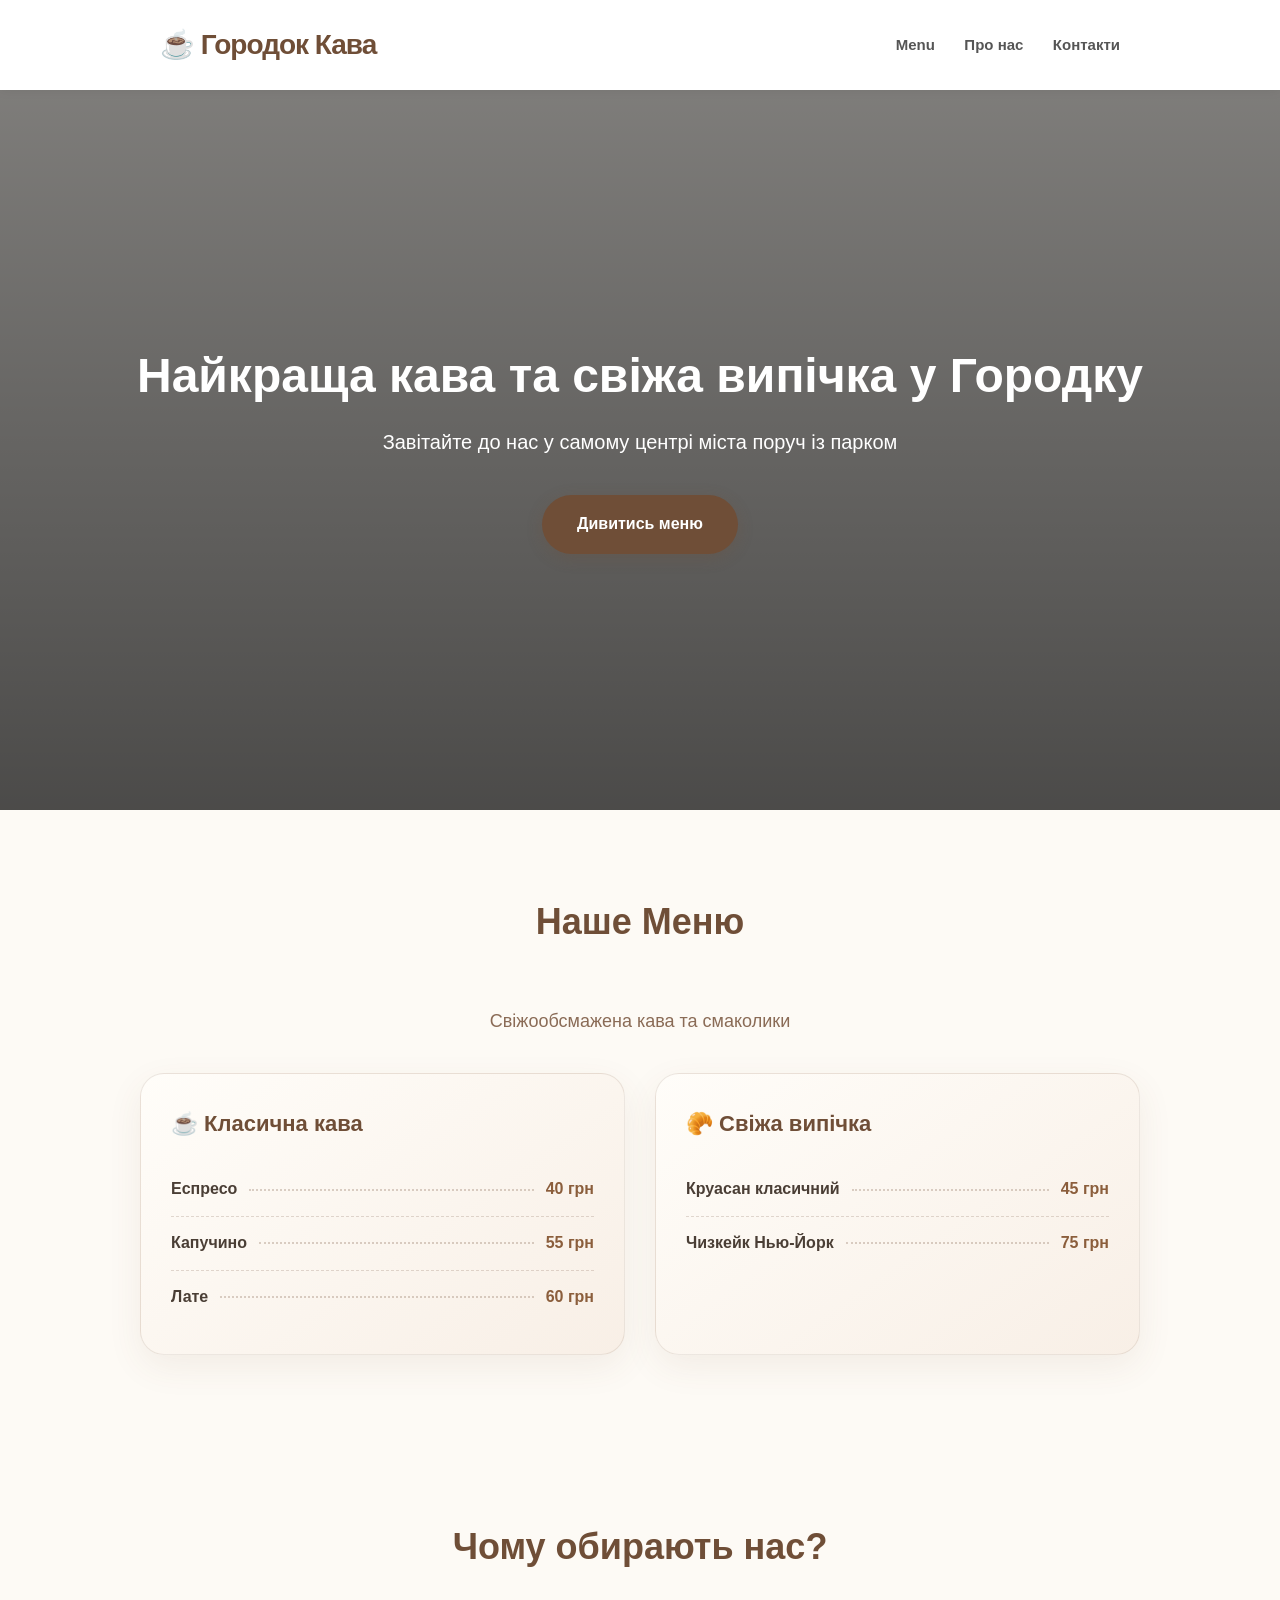
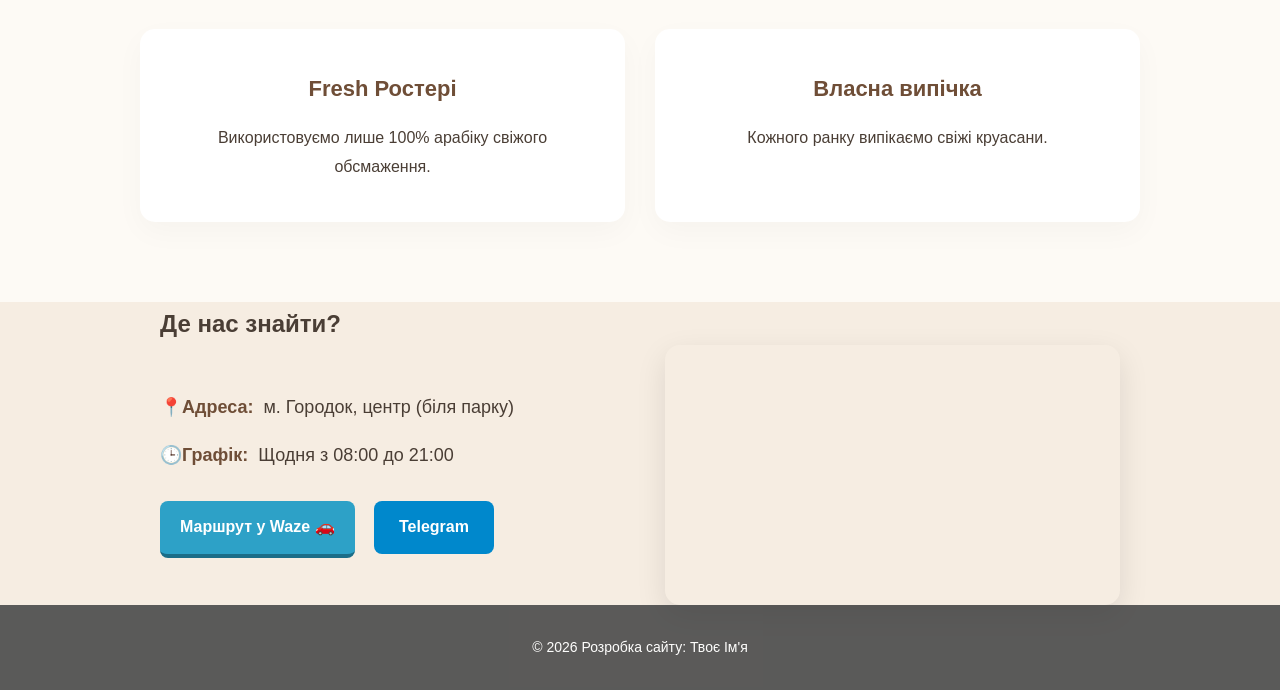
<file: index.html>
<!DOCTYPE html>
<html lang="uk">
<head>
    <meta charset="UTF-8">
    <meta name="viewport" content="width=device-width, initial-scale=1.0">
    <title>Кав'ярня в центрі Городка</title>
    <link rel="stylesheet" href="style.css">
</head>
<body>

    <header>
        <div class="container">
            <div class="logo">☕ Городок Кава</div>
            <nav>
                <a href="#menu">Menu</a>
                <a href="#about">Про нас</a>
                <a href="#contacts">Контакти</a>
            </nav>
        </div>
    </header>

    <section class="hero">
        <div class="hero-content">
            <h1>Найкраща кава та свіжа випічка у Городку</h1>
            <p>Завітайте до нас у самому центрі міста поруч із парком</p>
            <a href="#menu" class="btn">Дивитись меню</a>
        </div>
    </section>

    <section id="menu" class="container section">
        <h2>Наше Меню</h2>
        <p class="menu-subtitle">Свіжообсмажена кава та смаколики</p>
        
        <div class="menu-grid">
            <div class="menu-category">
                <h3>☕ Класична кава</h3>
                <div class="menu-item">
                    <span class="item-name">Еспресо</span>
                    <span class="item-line"></span>
                    <span class="item-price">40 грн</span>
                </div>
                <div class="menu-item">
                    <span class="item-name">Капучино</span>
                    <span class="item-line"></span>
                    <span class="item-price">55 грн</span>
                </div>
                <div class="menu-item">
                    <span class="item-name">Лате</span>
                    <span class="item-line"></span>
                    <span class="item-price">60 грн</span>
                </div>
            </div>

            <div class="menu-category">
                <h3>🥐 Свіжа випічка</h3>
                <div class="menu-item">
                    <span class="item-name">Круасан класичний</span>
                    <span class="item-line"></span>
                    <span class="item-price">45 грн</span>
                </div>
                <div class="menu-item">
                    <span class="item-name">Чизкейк Нью-Йорк</span>
                    <span class="item-line"></span>
                    <span class="item-price">75 грн</span>
                </div>
            </div>
        </div>
    </section>

    <section id="about" class="container section">
        <h2>Чому обирають нас?</h2>
        <div class="features">
            <div class="feature-box">
                <h3>Fresh Ростері</h3>
                <p>Використовуємо лише 100% арабіку свіжого обсмаження.</p>
            </div>
            <div class="feature-box">
                <h3>Власна випічка</h3>
                <p>Кожного ранку випікаємо свіжі круасани.</p>
            </div>
        </div>
    </section>

    <section id="contacts" class="contacts-section">
        <div class="container">
            <h2>Де нас знайти?</h2>
            <div class="contacts-grid">
                <div class="contacts-info">
                    <p>📍 <strong>Адреса:</strong> м. Городок, центр (біля парку)</p>
                    <p>🕒 <strong>Графік:</strong> Щодня з 08:00 до 21:00</p>
                    
                    <div class="social-buttons">
                      <a href="https://waze.com/ul?ll=49.78635753404676,23.655136758269116&navigate=yes" target="_blank" style="display: inline-block; background-color: #2da1c7; color: #ffffff !important; padding: 12px 20px; border-radius: 8px; text-decoration: none; font-weight: 600; border-bottom: 4px solid #1b6d88; margin-right: 15px;">Маршрут у Waze 🚗</a>
                        <a href="https://t.me/your_username" target="_blank" class="btn-social tg">Telegram</a>
                    </div>
                </div>
                <div class="map">
                 <iframe src="https://www.google.com/maps/embed?pb=!1m18!1m12!1m3!1d644.7570499696414!2d23.654516709664536!3d49.78631109311246!2m3!1f0!2f0!3f0!3m2!1i1024!2i768!4f13.1!3m3!1m2!1s0x0%3A0x0!2zNDknNDcnMTAuNyJOIDIzwrAzOScyMS4zIkU!5e0!3m2!1suk!2sua!4v1719690000000!5m2!1suk!2sua" width="100%" height="250" style="border:0;" allowfullscreen="" loading="lazy" referrerpolicy="no-referrer-when-downgrade"></iframe>
                </div>
            </div>
        </div>
    </section>

    <footer>
        <p>© 2026 Розробка сайту: Твоє Ім'я</p>
    </footer>

</body>
</html>
</file>
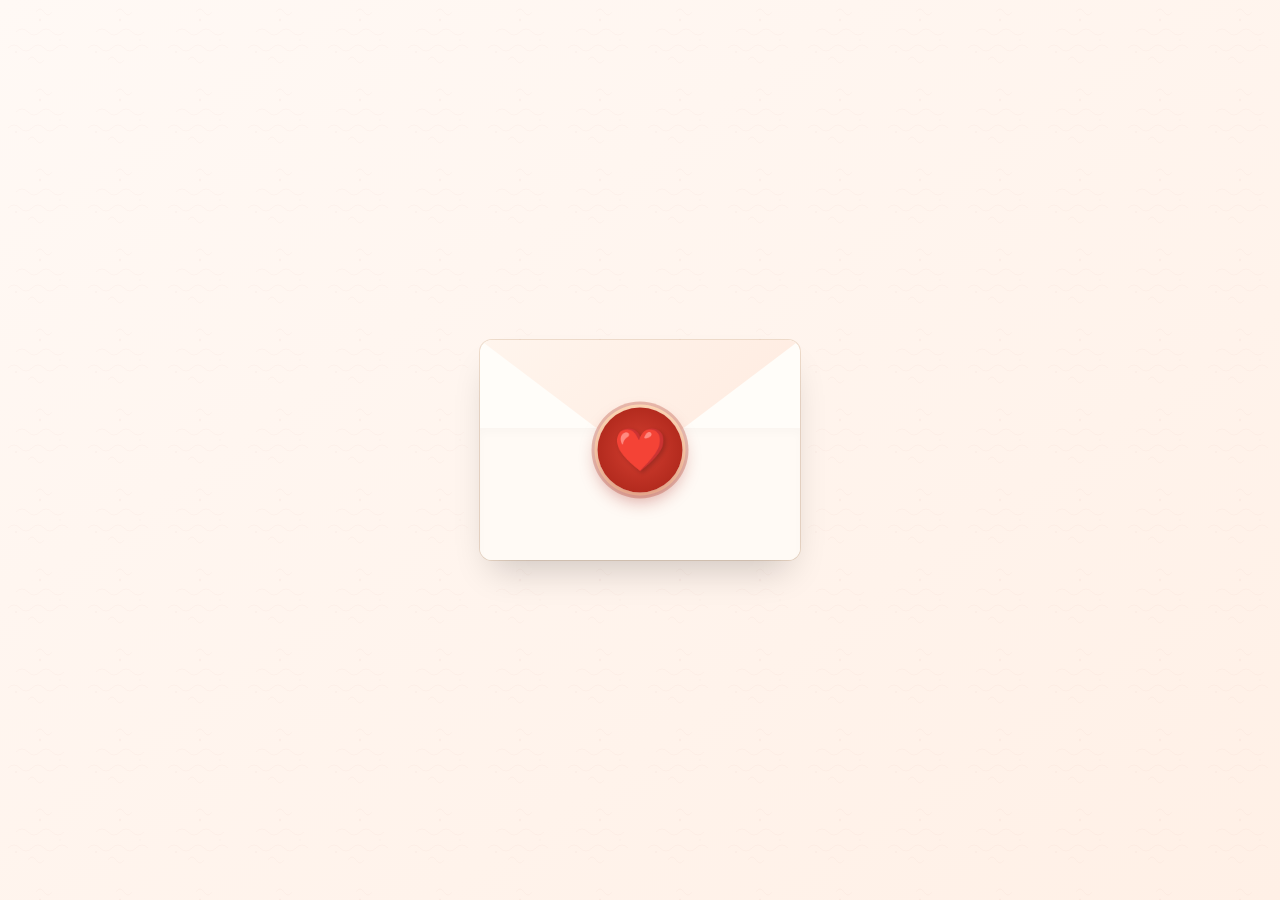
<file: README.html>
<!DOCTYPE html>
<html lang="ru">
<head>
    <meta charset="UTF-8">
    <meta name="viewport" content="width=device-width, initial-scale=1.0, user-scalable=yes, viewport-fit=cover">
    <title>Запрошення на весілля | Антон & Марія</title>
    <link href="https://fonts.googleapis.com/css2?family=Cormorant+Garamond:ital,wght@0,400;0,500;0,600;1,400;1,500&family=Montserrat:wght@300;400;500;600&display=swap" rel="stylesheet">
    <style>
        * {
            margin: 0;
            padding: 0;
            box-sizing: border-box;
        }

        body {
            min-height: 100vh;
            background: linear-gradient(145deg, #fff9f5 0%, #fff0e6 100%);
            display: flex;
            align-items: center;
            justify-content: center;
            font-family: 'Montserrat', sans-serif;
            padding: 20px;
            position: relative;
            overflow-x: hidden;
        }

        /* Декоративный фоновый узор */
        body::before {
            content: "";
            position: fixed;
            top: 0;
            left: 0;
            width: 100%;
            height: 100%;
            background-image: url('data:image/svg+xml;utf8,<svg xmlns="http://www.w3.org/2000/svg" viewBox="0 0 200 200" opacity="0.12"><path fill="none" stroke="%23b34e4e" stroke-width="0.6" d="M40 80 Q55 65 70 80 Q85 95 100 80 Q115 65 130 80 Q145 95 160 80 M20 120 Q35 105 50 120 Q65 135 80 120 Q95 105 110 120 Q125 135 140 120 Q155 105 170 120 M90 30 Q100 15 110 30 Q120 45 130 30 M70 150 Q80 135 90 150 Q100 165 110 150" /><circle cx="100" cy="50" r="3" fill="%23b34e4e" opacity="0.3"/><circle cx="40" cy="130" r="2.5" fill="%23b34e4e" opacity="0.3"/><circle cx="150" cy="100" r="2" fill="%23b34e4e" opacity="0.3"/></svg>');
            background-repeat: repeat;
            background-size: 80px;
            pointer-events: none;
            z-index: 0;
        }

        .main-container {
            width: 100%;
            max-width: 650px;
            margin: 0 auto;
            position: relative;
            z-index: 2;
            perspective: 1200px;
        }

        /* === КОНВЕРТ ================================== */
        .envelope-wrapper {
            display: flex;
            justify-content: center;
            align-items: center;
            transition: all 0.6s cubic-bezier(0.2, 0.9, 0.4, 1.1);
            transform-origin: center;
        }

        .envelope {
            position: relative;
            width: 320px;
            height: 220px;
            background: #fffdf9;
            border-radius: 12px;
            box-shadow: 0 20px 35px -12px rgba(0, 0, 0, 0.2), 0 0 0 1px rgba(200, 160, 120, 0.3);
            cursor: pointer;
        }

        .envelope-flap {
            position: absolute;
            top: 0;
            left: 0;
            width: 100%;
            height: 100%;
            background: linear-gradient(135deg, #fff5ed, #ffe8dc);
            clip-path: polygon(0 0, 100% 0, 50% 55%);
            border-radius: 12px 12px 0 0;
            z-index: 1;
        }

        .envelope-body {
            position: absolute;
            bottom: 0;
            left: 0;
            width: 100%;
            height: 60%;
            background: #fffaf5;
            border-radius: 0 0 12px 12px;
            box-shadow: inset 0 5px 8px rgba(0,0,0,0.02);
        }

        /* Красная печать с пульсацией */
        .seal {
            position: absolute;
            top: 50%;
            left: 50%;
            transform: translate(-50%, -50%);
            width: 85px;
            height: 85px;
            background: radial-gradient(circle, #d43f31, #a52216);
            border-radius: 50%;
            display: flex;
            align-items: center;
            justify-content: center;
            color: #ffefcf;
            font-size: 42px;
            font-weight: bold;
            font-family: 'Cormorant Garamond', serif;
            box-shadow: 0 8px 18px rgba(160, 30, 20, 0.4), 0 0 0 3px #ffddbb, 0 0 0 6px rgba(180, 60, 40, 0.3);
            cursor: pointer;
            z-index: 20;
            transition: all 0.2s;
            text-shadow: 2px 2px 4px rgba(0,0,0,0.2);
            animation: gentlePulse 1.3s infinite ease-in-out;
        }

        @keyframes gentlePulse {
            0% {
                transform: translate(-50%, -50%) scale(1);
                box-shadow: 0 8px 18px rgba(160, 30, 20, 0.4), 0 0 0 3px #ffddbb, 0 0 0 6px rgba(200, 70, 50, 0.3);
            }
            50% {
                transform: translate(-50%, -50%) scale(1.07);
                box-shadow: 0 10px 25px rgba(190, 40, 30, 0.6), 0 0 0 5px #ffeedd, 0 0 0 10px rgba(210, 80, 60, 0.5);
            }
            100% {
                transform: translate(-50%, -50%) scale(1);
                box-shadow: 0 8px 18px rgba(160, 30, 20, 0.4), 0 0 0 3px #ffddbb, 0 0 0 6px rgba(200, 70, 50, 0.3);
            }
        }

        .envelope-wrapper.hide-envelope {
            animation: envelopeFlyAway 0.55s forwards ease-out;
            pointer-events: none;
        }

        @keyframes envelopeFlyAway {
            0% {
                opacity: 1;
                transform: scale(1) rotateY(0deg);
            }
            40% {
                opacity: 0.8;
                transform: scale(0.92) rotateY(10deg);
            }
            100% {
                opacity: 0;
                transform: scale(0.5) rotateY(25deg);
                visibility: hidden;
            }
        }

        /* === ОТКРЫТКА ================================= */
        .invitation-container {
            background: rgba(255, 250, 245, 0.96);
            border-radius: 42px 28px 42px 28px;
            box-shadow: 0 25px 45px -12px rgba(80, 30, 20, 0.3), inset 0 0 0 1px rgba(255, 245, 235, 0.8);
            backdrop-filter: blur(1px);
            overflow: hidden;
            transition: all 0.4s;
            position: relative;
        }

        .invitation-container::before {
            content: "";
            position: absolute;
            top: 20px;
            left: 20px;
            right: 20px;
            bottom: 20px;
            border: 1px solid rgba(180, 70, 50, 0.25);
            border-radius: 32px 20px 32px 20px;
            pointer-events: none;
            z-index: 1;
        }

        .invitation-container::after {
            content: "❦";
            font-size: 28px;
            color: #c5654b;
            opacity: 0.2;
            position: absolute;
            bottom: 15px;
            right: 20px;
            font-family: serif;
            transform: rotate(15deg);
            pointer-events: none;
        }

        /* Скрытие элементов */
        .hidden {
            display: none !important;
        }

        /* Шаги */
        .step {
            padding: 2rem 1.8rem;
            transition: all 0.4s cubic-bezier(0.2, 0.9, 0.4, 1.1);
            text-align: center;
            background: transparent;
        }

        /* Анимация появления карточек */
        .step-enter-active {
            animation: fadeSlideUp 0.5s forwards;
        }

        @keyframes fadeSlideUp {
            from {
                opacity: 0;
                transform: translateY(30px);
            }
            to {
                opacity: 1;
                transform: translateY(0);
            }
        }

        .step-exit-active {
            animation: fadeSlideDown 0.4s forwards;
        }

        @keyframes fadeSlideDown {
            from {
                opacity: 1;
                transform: translateY(0);
            }
            to {
                opacity: 0;
                transform: translateY(-20px);
                visibility: hidden;
            }
        }

        /* Новая пульсация для карточек (как у печати, но мягче) */
        .step:not(.hidden) .card-content {
            animation: cardPulse 1.5s infinite ease-in-out;
            transform-origin: center;
            transition: all 0.2s;
        }

        @keyframes cardPulse {
            0% {
                transform: scale(1);
                box-shadow: 0 10px 25px rgba(0, 0, 0, 0.08), 0 0 0 0px rgba(200, 90, 70, 0);
            }
            50% {
                transform: scale(1.02);
                box-shadow: 0 20px 35px rgba(130, 50, 40, 0.15), 0 0 0 4px rgba(210, 100, 70, 0.25);
            }
            100% {
                transform: scale(1);
                box-shadow: 0 10px 25px rgba(0, 0, 0, 0.08), 0 0 0 0px rgba(200, 90, 70, 0);
            }
        }

        /* Оформление контента */
        h2 {
            font-family: 'Cormorant Garamond', serif;
            font-size: 1.8rem;
            font-weight: 500;
            color: #8b3c2c;
            letter-spacing: 1px;
            margin-bottom: 0.6rem;
            position: relative;
            display: inline-block;
        }

        h2:before, h2:after {
            content: "✧";
            font-size: 1.3rem;
            color: #c4775c;
            margin: 0 8px;
            opacity: 0.7;
        }

        h1 {
            font-family: 'Cormorant Garamond', serif;
            font-size: 2.8rem;
            font-weight: 700;
            color: #9f3e2c;
            margin: 20px 0 15px;
            letter-spacing: 2px;
            text-shadow: 2px 2px 6px rgba(150, 50, 30, 0.08);
        }

        .card-content {
            background: rgba(255, 248, 240, 0.85);
            border-radius: 48px;
            padding: 20px 15px;
            transition: all 0.3s;
            box-shadow: 0 10px 25px rgba(0, 0, 0, 0.05);
            border: 1px solid rgba(210, 120, 90, 0.2);
        }

        .card-content p {
            font-size: 1.25rem;
            line-height: 1.5;
            margin: 18px 0;
            color: #4a2a20;
            font-weight: 500;
            background: #fffaf4;
            padding: 12px;
            border-radius: 50px;
            display: inline-block;
            box-shadow: 0 2px 8px rgba(0,0,0,0.02);
        }

        .card-content strong {
            color: #bc4e36;
            font-weight: 600;
        }

        .ornament {
            background-image: radial-gradient(circle, #dd8a6e 1.5px, transparent 1.5px);
            background-size: 18px 18px;
            height: 28px;
            width: 80%;
            margin: 18px auto;
            opacity: 0.4;
        }

        .next-btn {
            background: linear-gradient(115deg, #fff0e6, #ffe3d6);
            border: 1.5px solid #cd7a60;
            padding: 12px 32px;
            font-size: 1.1rem;
            font-weight: 600;
            font-family: 'Montserrat', sans-serif;
            color: #a13f2b;
            border-radius: 60px;
            margin-top: 22px;
            cursor: pointer;
            transition: all 0.3s;
            box-shadow: 0 4px 8px rgba(0,0,0,0.05);
            letter-spacing: 1px;
        }

        .next-btn:hover {
            background: linear-gradient(115deg, #ffe6dc, #ffdad0);
            transform: scale(1.02);
            border-color: #b95a40;
            box-shadow: 0 10px 18px rgba(170, 70, 40, 0.15);
            color: #7e2e1c;
        }

        .next-btn:active {
            transform: scale(0.96);
        }

        .thanks {
            font-style: italic;
            font-size: 1rem;
            margin-top: 25px;
            color: #ab5e48;
            letter-spacing: 0.5px;
            border-top: 1px dashed #e7bcab;
            padding-top: 16px;
            width: fit-content;
            margin-left: auto;
            margin-right: auto;
        }

        /* Адаптивность */
        @media (max-width: 550px) {
            body {
                padding: 12px;
            }
            .envelope {
                width: 280px;
                height: 190px;
            }
            .seal {
                width: 70px;
                height: 70px;
                font-size: 34px;
            }
            .step {
                padding: 1.8rem 1rem;
            }
            h1 {
                font-size: 2.2rem;
            }
            h2 {
                font-size: 1.4rem;
            }
            .card-content p {
                font-size: 1rem;
                padding: 10px 14px;
            }
            .next-btn {
                padding: 10px 28px;
                font-size: 1rem;
            }
            @keyframes cardPulse {
                0% { transform: scale(1); }
                50% { transform: scale(1.01); }
                100% { transform: scale(1); }
            }
        }

        @media (max-width: 380px) {
            .envelope {
                width: 250px;
                height: 170px;
            }
            .seal {
                width: 62px;
                height: 62px;
                font-size: 30px;
            }
            h1 {
                font-size: 1.9rem;
            }
        }

        .flower-deco {
            background: url('data:image/svg+xml;utf8,<svg xmlns="http://www.w3.org/2000/svg" viewBox="0 0 40 40"><path fill="%23dd8870" d="M20,6 Q24,12 20,18 Q16,12 20,6z M20,22 Q24,28 20,34 Q16,28 20,22z M6,20 Q12,24 18,20 Q12,16 6,20z M22,20 Q28,24 34,20 Q28,16 22,20z" opacity="0.2"/></svg>');
            background-repeat: repeat;
            background-size: 28px;
            position: absolute;
            inset: 0;
            opacity: 0.15;
            pointer-events: none;
            border-radius: inherit;
        }
    </style>
</head>
<body>

<div class="main-container">
    <!-- КОНВЕРТ -->
    <div class="envelope-wrapper" id="envelopeWrapper">
        <div class="envelope" id="envelope">
            <div class="envelope-flap"></div>
            <div class="envelope-body"></div>
            <div class="seal" id="sealBtn">
                ❤️
            </div>
        </div>
    </div>

    <div id="invitationCard" class="invitation-container hidden">
        <div class="flower-deco"></div>
        <div class="step step-1" id="step1">
            <div class="card-content">
                <h2>✨ Весільне Запрошення ✨</h2>
                <h1>Антон & Марія</h1>
                <div class="ornament"></div>
                <p>Сердечно запрошуємо вас<br>розділити з нами радість одруження!</p>
                <button class="next-btn" data-next="2">💌 Далі 💌</button>
            </div>
        </div>

        <!-- Шаг 2 - место и дата -->
        <div class="step step-2 hidden" id="step2">
            <div class="card-content">
                <h2>📍 Місце проведения</h2>
                <p><strong>Польша, місто Краків</strong><br>вул. Кафки 22, Кафе "Уельс"</p>
                <div class="ornament"></div>
                <p><strong>📅 Дата:</strong> 16 Серпня</p>
                <button class="next-btn" data-next="3">✨ Далі ✨</button>
            </div>
        </div>

        <div class="step step-3 hidden" id="step3">
            <div class="card-content">
                <h2>🌸 Важливо 🌸</h2>
                <p><strong>Будь ласка, повідомте Антона до 1 Липня</strong><br>чи вийде у вас приїхати.</p>
                <div class="ornament"></div>
                <p class="thanks">З любовю і нетерпінням,<br>Антон та Марія 💒</p>
            </div>
        </div>
    </div>
</div>

<script>
    (function() {
        const envelopeWrapper = document.getElementById('envelopeWrapper');
        const seal = document.getElementById('sealBtn');
        const invitationCard = document.getElementById('invitationCard');
        
        const step1 = document.getElementById('step1');
        const step2 = document.getElementById('step2');
        const step3 = document.getElementById('step3');
        
        let currentStep = 1;
        let isTransitioning = false;
        let envelopeOpened = false;
        
        function openInvitation() {
            if (envelopeOpened) return;
            envelopeOpened = true;
            
            envelopeWrapper.classList.add('hide-envelope');
            
            setTimeout(() => {
                envelopeWrapper.style.display = 'none';
                invitationCard.classList.remove('hidden');
                animateStepEnter(step1);
                currentStep = 1;
                updateStepsVisibility();
                invitationCard.scrollIntoView({ behavior: 'smooth', block: 'center' });
            }, 500);
        }
        
        function animateStepEnter(stepElement) {
            if (!stepElement) return;
            stepElement.classList.remove('step-exit-active', 'hidden');
            stepElement.classList.add('step-enter-active');
            setTimeout(() => {
                stepElement.classList.remove('step-enter-active');
            }, 450);
        }
        
        function animateStepExit(stepElement, callback) {
            if (!stepElement) {
                if(callback) callback();
                return;
            }
            stepElement.classList.add('step-exit-active');
            setTimeout(() => {
                stepElement.classList.remove('step-exit-active');
                if (callback) callback();
            }, 380);
        }
        
        function updateStepsVisibility() {
            step1.classList.add('hidden');
            step2.classList.add('hidden');
            step3.classList.add('hidden');
            if (currentStep === 1) step1.classList.remove('hidden');
            if (currentStep === 2) step2.classList.remove('hidden');
            if (currentStep === 3) step3.classList.remove('hidden');
        }
        
        function goToNextStep(nextStepNumber) {
            if (isTransitioning) return;
            if (nextStepNumber < 1 || nextStepNumber > 3) return;
            
            let currentStepElem = null;
            if (currentStep === 1) currentStepElem = step1;
            if (currentStep === 2) currentStepElem = step2;
            if (currentStep === 3) currentStepElem = step3;
            
            let nextStepElem = null;
            if (nextStepNumber === 1) nextStepElem = step1;
            if (nextStepNumber === 2) nextStepElem = step2;
            if (nextStepNumber === 3) nextStepElem = step3;
            
            if (!currentStepElem || !nextStepElem) return;
            
            isTransitioning = true;
            animateStepExit(currentStepElem, () => {
                currentStepElem.classList.add('hidden');
                nextStepElem.classList.remove('hidden');
                animateStepEnter(nextStepElem);
                currentStep = nextStepNumber;
                isTransitioning = false;
            });
        }
        
        function handleNextClick(e) {
            e.stopPropagation();
            if (isTransitioning) return;
            const btn = e.currentTarget;
            const nextStep = btn.getAttribute('data-next');
            if (nextStep) {
                const nextNum = parseInt(nextStep, 10);
                if (!isNaN(nextNum) && nextNum > currentStep && nextNum <= 3) {
                    goToNextStep(nextNum);
                }
            }
        }
        
        function attachNextButtonListeners() {
            const allNextButtons = document.querySelectorAll('.next-btn');
            allNextButtons.forEach(btn => {
                btn.removeEventListener('click', handleNextClick);
                btn.addEventListener('click', handleNextClick);
            });
        }
        
        if (seal) {
            seal.addEventListener('click', (e) => {
                e.preventDefault();
                e.stopPropagation();
                if (!envelopeOpened) openInvitation();
            });
        }
        
        const envelopeDiv = document.getElementById('envelope');
        if (envelopeDiv) {
            envelopeDiv.addEventListener('click', (e) => {
                if (!envelopeOpened && e.target !== seal && !seal.contains(e.target)) {
                    openInvitation();
                }
            });
        }
        
        // Инициализация: открытка скрыта, конверт виден
        invitationCard.classList.add('hidden');
        envelopeWrapper.style.display = 'flex';
        envelopeWrapper.classList.remove('hide-envelope');
        envelopeOpened = false;
        currentStep = 1;
        updateStepsVisibility();
        
        attachNextButtonListeners();
        
        const observer = new MutationObserver(() => {
            attachNextButtonListeners();
        });
        observer.observe(invitationCard, { childList: true, subtree: true });
        
        // Декоративный узор, если вдруг отсутствует
        if (!invitationCard.querySelector('.flower-deco')) {
            const deco = document.createElement('div');
            deco.className = 'flower-deco';
            invitationCard.appendChild(deco);
        }
    })();
</script>
</body>
</html>
</file>
<file: style.css>
/* --- КРАСА ДЛЯ САЙТУ --- */

/* 1. Обнулення та базові налаштування */
* {
    margin: 0;
    padding: 0;
    box-sizing: border-box;
}
html {
    scroll-behavior: smooth;
}

body {
    font-family: 'Segoe UI', Tahoma, Geneva, Verdana, sans-serif; /* Сучасний шрифт без підключення */
    color: #4a3e35; /* Шляхетний темно-кавовий */
    line-height: 1.8;
    background-color: #fdfaf5; /* Світло-кремовий фон */
}

.container {
    width: 85%;
    max-width: 1000px;
    margin: 0 auto;
    padding: 0 20px;
}

/* 2. Шапка (Header) */
header {
    background-color: #fff;
    padding: 20px 0;
    box-shadow: 0 2px 10px rgba(0,0,0,0.05);
    position: sticky; /* Липка шапка */
    top: 0;
    z-index: 1000;
}

header .container {
    display: flex;
    justify-content: space-between;
    align-items: center;
}

.logo {
    font-size: 28px;
    font-weight: 800;
    color: #6F4E37; /* Кавовий */
    letter-spacing: -1px;
}

nav a {
    text-decoration: none;
    color: #555;
    margin-left: 25px;
    font-weight: 600;
    font-size: 15px;
    transition: color 0.3s ease;
}

nav a:hover {
    color: #6F4E37;
}

/* 3. Головний банер (Hero) */
.hero {
    /* Використовуємо реальну красиву картинку кав'ярні з інтернету */
    background: linear-gradient(rgba(0, 0, 0, 0.5), rgba(0, 0, 0, 0.7)), 
                url('https://images.unsplash.com/photo-1509042239860-f550ce710b93?q=80&w=1600') no-repeat center center/cover;
    height: 80vh; /* Висота банера */
    display: flex;
    align-items: center;
    justify-content: center;
    text-align: center;
    color: #fff;
}

.hero-content h1 {
    font-size: 48px;
    font-weight: 800;
    margin-bottom: 20px;
    line-height: 1.2;
}

.hero-content p {
    font-size: 20px;
    margin-bottom: 35px;
    max-width: 700px;
    margin-left: auto;
    margin-right: auto;
}

.btn {
    display: inline-block;
    background-color: #6F4E37; /* Кавовий */
    color: #fff;
    padding: 15px 35px;
    text-decoration: none;
    border-radius: 50px; /* Круглі кнопки */
    font-weight: 700;
    font-size: 16px;
    transition: background 0.3s, transform 0.2s;
    box-shadow: 0 4px 15px rgba(111, 78, 55, 0.3);
}

.btn:hover {
    background-color: #553c2a;
    transform: translateY(-3px); /* Ефект при наведенні */
}

/* 4. Секції */
.section {
    padding: 80px 0;
}

.section h2 {
    text-align: center;
    font-size: 36px;
    margin-bottom: 50px;
    color: #6F4E37;
}

/* 5. Меню */
.menu-subtitle {
    text-align: center;
    font-size: 18px;
    color: #8a6b56;
    margin-bottom: 35px;
}

.menu-grid {
    display: grid;
    grid-template-columns: repeat(2, minmax(0, 1fr));
    gap: 30px;
}

.menu-category {
    background: linear-gradient(145deg, #fffdf9, #f8efe6);
    border: 1px solid rgba(111, 78, 55, 0.12);
    border-radius: 24px;
    padding: 30px;
    box-shadow: 0 12px 35px rgba(111, 78, 55, 0.08);
    position: relative;
    overflow: hidden;
    transition: transform 0.3s ease, box-shadow 0.3s ease;
}

.menu-category::before {
    content: '';
    position: absolute;
    inset: 0;
    background: linear-gradient(120deg, transparent 0%, rgba(255, 255, 255, 0.45) 50%, transparent 100%);
    transform: translateX(-100%);
    transition: transform 0.6s ease;
}

.menu-category:hover {
    transform: translateY(-6px);
    box-shadow: 0 18px 40px rgba(111, 78, 55, 0.15);
}

.menu-category:hover::before {
    transform: translateX(100%);
}

.menu-category h3 {
    font-size: 22px;
    margin-bottom: 20px;
    color: #6F4E37;
    display: flex;
    align-items: center;
    gap: 10px;
}

.menu-item {
    display: flex;
    align-items: center;
    gap: 12px;
    padding: 12px 0;
    border-bottom: 1px dashed rgba(111, 78, 55, 0.2);
    animation: fadeUp 0.6s ease both;
}

.menu-item:last-child {
    border-bottom: none;
}

.menu-item:nth-child(2) {
    animation-delay: 0.1s;
}

.menu-item:nth-child(3) {
    animation-delay: 0.2s;
}

.item-name {
    font-weight: 700;
    color: #4a3e35;
    white-space: nowrap;
}

.item-line {
    flex: 1;
    border-bottom: 2px dotted rgba(111, 78, 55, 0.25);
    min-width: 20px;
}

.item-price {
    font-weight: 800;
    color: #8b5e3c;
    white-space: nowrap;
}

@keyframes fadeUp {
    from {
        opacity: 0;
        transform: translateY(12px);
    }
    to {
        opacity: 1;
        transform: translateY(0);
    }
}

/* 6. Переваги */
.features {
    display: flex;
    justify-content: space-between;
    gap: 30px;
}

.feature-box {
    flex: 1;
    background: #fff;
    padding: 40px;
    border-radius: 15px;
    box-shadow: 0 10px 30px rgba(0,0,0,0.03);
    text-align: center;
    transition: transform 0.3s;
}

.feature-box:hover {
    transform: translateY(-5px);
}

.feature-box h3 {
    font-size: 22px;
    margin-bottom: 15px;
    color: #6F4E37;
}

/* 6. Контакти та Карта */
.contacts-section {
    background-color: #f6ede2;
}

.contacts-grid {
    display: flex;
    gap: 50px;
    align-items: center;
}

.contacts-info, .map {
    flex: 1;
}

.contacts-info p {
    font-size: 18px;
    margin-bottom: 15px;
    display: flex;
    align-items: center;
}

/* Іконки (прості, без підключення) */
.contacts-info p strong { margin-right: 10px; color: #6F4E37; }

.social-buttons { margin-top: 30px; }

.btn-social {
    display: inline-block;
    padding: 12px 25px;
    color: #fff;
    text-decoration: none;
    border-radius: 8px;
    margin-right: 15px;
    font-weight: 600;
    transition: opacity 0.3s;
}

.btn-social:hover { opacity: 0.8; }

.tg { background-color: #0088cc; }
.vb { background-color: #7360f2; }

.map {
    border-radius: 15px;
    overflow: hidden; /* Щоб карта була круглою */
    box-shadow: 0 10px 30px rgba(0,0,0,0.1);
}

/* 7. Підвал (Footer) */
footer {
    background-color: #333;
    color: #fff;
    text-align: center;
    padding: 30px 0;
    font-size: 14px;
    opacity: 0.8;
}

/* 8. Адаптивність (для телефонів) */
@media (max-width: 768px) {
    .container { width: 95%; }
    .hero-content h1 { font-size: 32px; }
    .hero-content p { font-size: 16px; }
    .features { flex-direction: column; }
    .contacts-grid { flex-direction: column-reverse; gap: 30px; }
    nav a { margin-left: 10px; font-size: 13px; }
    .menu-grid { grid-template-columns: 1fr; }
    .menu-category { padding: 24px; }

    .social-buttons a[href*="waze.com"] {
        background-color: #2da1c7 !important;
        color: #ffffff !important;
        border-bottom: 4px solid #1b6d88 !important;
        display: inline-block !important;
        padding: 12px 20px !important;
        border-radius: 8px !important;
        text-decoration: none !important;
        font-weight: 600 !important;
    }

    .social-buttons a[href*="waze.com"]:hover {
        background-color: #3cb0d6 !important;
    }
}
</file>
